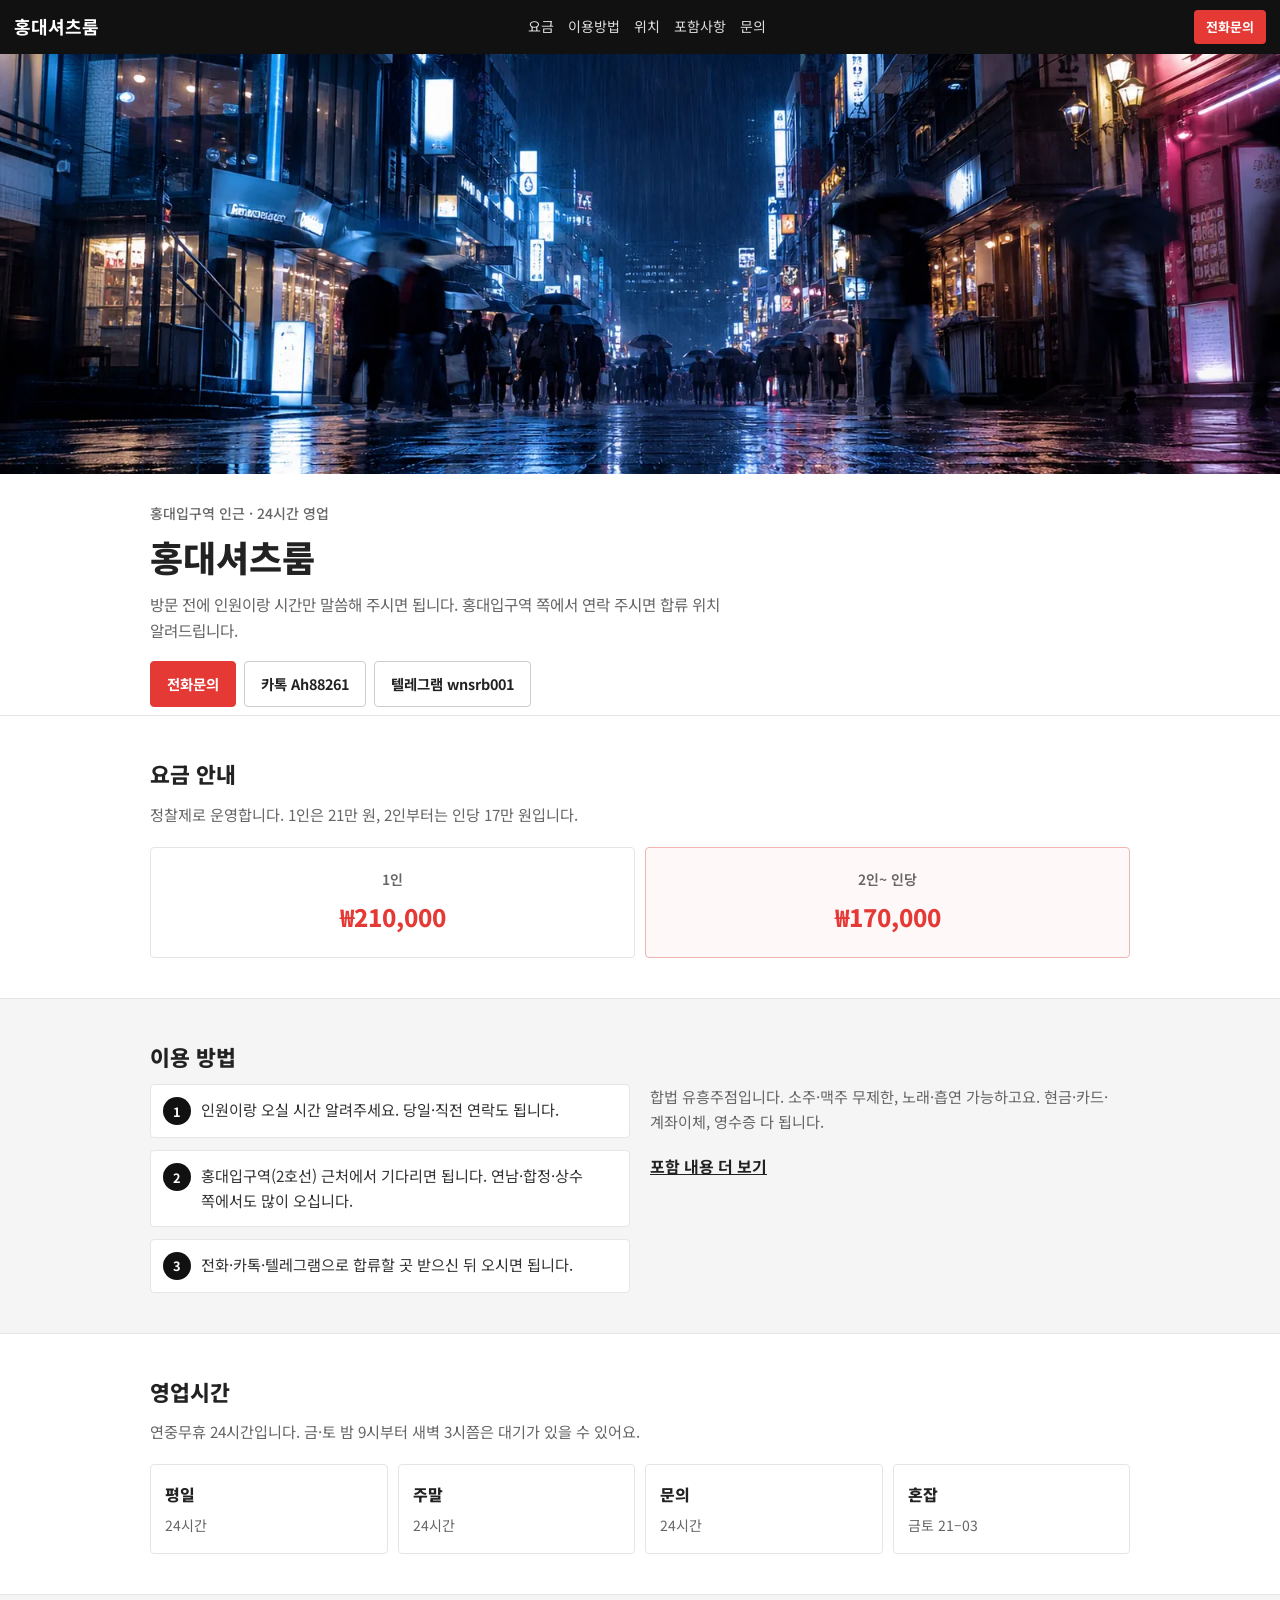
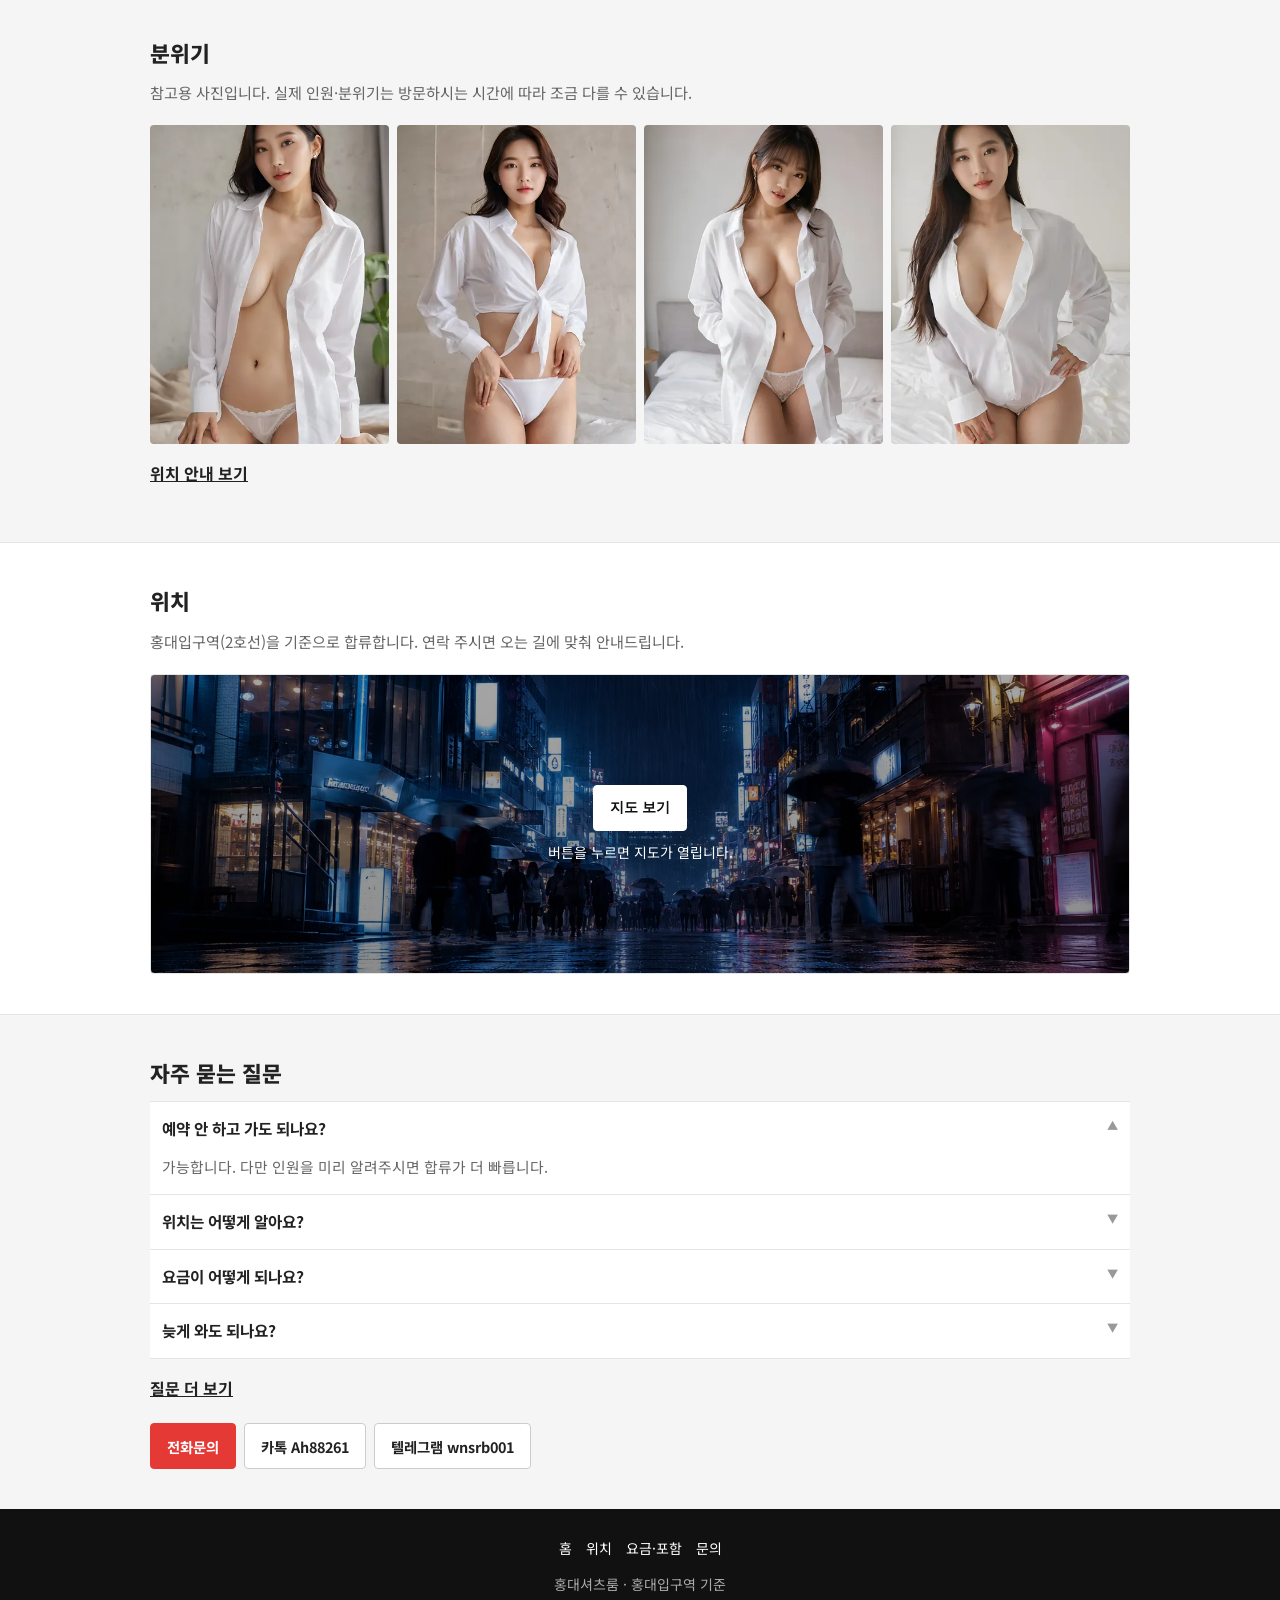
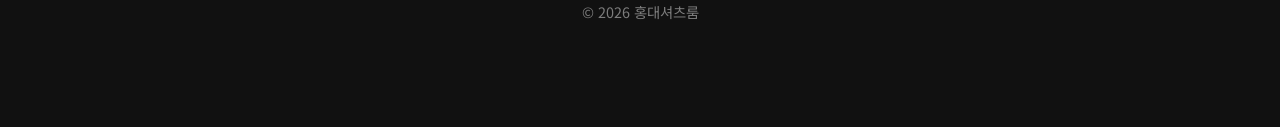
<file: index.html>
﻿<!DOCTYPE html>
<html lang="ko">
<head>
<meta charset="UTF-8">
<meta name="viewport" content="width=device-width, initial-scale=1">
<title>홍대셔츠룸 | 요금·예약·위치 안내</title>
<meta name="description" content="홍대셔츠룸입니다. 홍대입구역 근처, 1인 21만원·2인부터 인당 17만원. 24시간 영업·문의.">
<meta name="robots" content="index,follow,max-image-preview:large,max-snippet:-1,max-video-preview:-1">
<meta name="google-site-verification" content="ETEl6-ctg5ZU-qnltE2_Ynmr2beDiUaVYocim58YZ6o">
<meta name="author" content="홍대셔츠룸">
<link rel="canonical" href="https://hongdaeshirt.github.io/hongdaeshirtroom/">
<link rel="alternate" hreflang="ko" href="https://hongdaeshirt.github.io/hongdaeshirtroom/">
<link rel="alternate" hreflang="x-default" href="https://hongdaeshirt.github.io/hongdaeshirtroom/">
<meta property="og:type" content="website">
<meta property="og:locale" content="ko_KR">
<meta property="og:site_name" content="홍대셔츠룸">
<meta property="og:title" content="홍대셔츠룸 | 요금·예약·위치 안내">
<meta property="og:description" content="홍대입구역 근처 합류. 1인 21만원, 2인부터 인당 17만원. 24시간 영업·문의.">
<meta property="og:url" content="https://hongdaeshirt.github.io/hongdaeshirtroom/">
<meta property="og:image" content="https://hongdaeshirt.github.io/hongdaeshirtroom/assets/img/space/hongdae-night.jpg">
<meta property="og:image:width" content="1600">
<meta property="og:image:height" content="900">
<meta property="og:image:alt" content="홍대 야간 거리">
<meta name="twitter:card" content="summary_large_image">
<meta name="twitter:title" content="홍대셔츠룸 | 요금·예약·위치 안내">
<meta name="twitter:description" content="홍대입구역 근처 합류. 1인 21만원, 2인부터 인당 17만원. 24시간 영업·문의.">
<meta name="twitter:image" content="https://hongdaeshirt.github.io/hongdaeshirtroom/assets/img/space/hongdae-night.jpg">
<meta name="theme-color" content="#111111">
<link rel="icon" href="assets/img/favicon.svg" type="image/svg+xml">
<link rel="icon" href="assets/img/favicon-32.png" sizes="32x32" type="image/png">
<link rel="apple-touch-icon" href="assets/img/apple-touch-icon.png">
<link rel="manifest" href="site.webmanifest">
<link rel="preload" as="image" href="assets/img/space/hongdae-night.webp" type="image/webp" fetchpriority="high">
<link rel="preconnect" href="https://fonts.googleapis.com">
<link rel="preconnect" href="https://fonts.gstatic.com" crossorigin>
<link href="https://fonts.googleapis.com/css2?family=Noto+Sans+KR:wght@400;500;700;800&display=swap" rel="stylesheet">
<link rel="stylesheet" href="assets/css/style.css">
</head>
<body>
<a class="skip" href="#main">본문으로</a>

<header class="bar">
  <a class="logo" href="./">홍대셔츠룸</a>
  <nav aria-label="주 메뉴">
    <a href="#rate">요금</a>
    <a href="#flow">이용방법</a>
    <a href="location/">위치</a>
    <a href="reserve/">포함사항</a>
    <a href="faq/">문의</a>
  </nav>
  <a class="pill" href="tel:01026762894" aria-label="홍대셔츠룸 전화 문의">전화문의</a>
</header>

<section class="stage" aria-label="홍대셔츠룸 소개">
  <div class="stage-media">
    <picture>
      <source type="image/webp" srcset="assets/img/space/hongdae-night.webp">
      <img src="assets/img/space/hongdae-night.jpg" width="1600" height="900" alt="홍대 야간 거리" fetchpriority="high" decoding="async">
    </picture>
  </div>
  <div class="stage-copy">
    <p class="eyebrow">홍대입구역 인근 · 24시간 영업</p>
    <h1>홍대셔츠룸</h1>
    <p class="stage-lead">방문 전에 인원이랑 시간만 말씀해 주시면 됩니다. 홍대입구역 쪽에서 연락 주시면 합류 위치 알려드립니다.</p>
    <div class="cta-row">
      <a class="btn" href="tel:01026762894" aria-label="홍대셔츠룸 전화 문의">전화문의</a>
      <a class="btn ghost" href="https://open.kakao.com/" rel="noopener noreferrer" onclick="navigator.clipboard&&navigator.clipboard.writeText('Ah88261')">카톡 Ah88261</a>
      <a class="btn ghost" href="https://t.me/wnsrb001" target="_blank" rel="noopener noreferrer">텔레그램 wnsrb001</a>
    </div>
  </div>
</section>

<main id="main">
  <section class="block" id="rate" aria-labelledby="rate-heading">
    <div class="wrap">
      <h2 id="rate-heading">요금 안내</h2>
      <p class="lede">정찰제로 운영합니다. 1인은 21만 원, 2인부터는 인당 17만 원입니다.</p>
      <div class="board">
        <article>
          <span class="label">1인</span>
          <strong>₩210,000</strong>
        </article>
        <article>
          <span class="label">2인~ 인당</span>
          <strong>₩170,000</strong>
        </article>
      </div>
    </div>
  </section>

  <section class="block" id="flow" aria-labelledby="flow-heading">
    <div class="wrap">
      <h2 id="flow-heading">이용 방법</h2>
      <div class="split">
        <div>
          <ol class="steps">
            <li>
              <b>1</b>
              <p>인원이랑 오실 시간 알려주세요. 당일·직전 연락도 됩니다.</p>
            </li>
            <li>
              <b>2</b>
              <p>홍대입구역(2호선) 근처에서 기다리면 됩니다. 연남·합정·상수 쪽에서도 많이 오십니다.</p>
            </li>
            <li>
              <b>3</b>
              <p>전화·카톡·텔레그램으로 합류할 곳 받으신 뒤 오시면 됩니다.</p>
            </li>
          </ol>
        </div>
        <div>
          <p class="lede" style="margin:0">합법 유흥주점입니다. 소주·맥주 무제한, 노래·흡연 가능하고요. 현금·카드·계좌이체, 영수증 다 됩니다.</p>
          <p style="margin:18px 0 0"><a href="reserve/"><strong>포함 내용 더 보기</strong></a></p>
        </div>
      </div>
    </div>
  </section>

  <section class="block" id="clock" aria-labelledby="clock-heading">
    <div class="wrap">
      <h2 id="clock-heading">영업시간</h2>
      <p class="lede">연중무휴 24시간입니다. 금·토 밤 9시부터 새벽 3시쯤은 대기가 있을 수 있어요.</p>
      <div class="rail">
        <div>
          <h3>평일</h3>
          <p>24시간</p>
        </div>
        <div>
          <h3>주말</h3>
          <p>24시간</p>
        </div>
        <div>
          <h3>문의</h3>
          <p>24시간</p>
        </div>
        <div>
          <h3>혼잡</h3>
          <p>금토 21–03</p>
        </div>
      </div>
    </div>
  </section>

  <section class="block" id="look" aria-labelledby="look-heading">
    <div class="wrap">
      <h2 id="look-heading">분위기</h2>
      <p class="lede">참고용 사진입니다. 실제 인원·분위기는 방문하시는 시간에 따라 조금 다를 수 있습니다.</p>
      <div class="strip">
        <picture><source type="image/webp" srcset="assets/img/people/people_01.webp"><img src="assets/img/people/people_01.jpg" width="450" height="560" loading="lazy" decoding="async" alt="홍대셔츠룸 안내 사진 1"></picture>
        <picture><source type="image/webp" srcset="assets/img/people/people_02.webp"><img src="assets/img/people/people_02.jpg" width="450" height="560" loading="lazy" decoding="async" alt="홍대셔츠룸 안내 사진 2"></picture>
        <picture><source type="image/webp" srcset="assets/img/people/people_03.webp"><img src="assets/img/people/people_03.jpg" width="450" height="560" loading="lazy" decoding="async" alt="홍대셔츠룸 안내 사진 3"></picture>
        <picture><source type="image/webp" srcset="assets/img/people/people_04.webp"><img src="assets/img/people/people_04.jpg" width="450" height="560" loading="lazy" decoding="async" alt="홍대셔츠룸 안내 사진 4"></picture>
      </div>
      <p style="margin-top:16px"><a href="location/"><strong>위치 안내 보기</strong></a></p>
    </div>
  </section>

  <section class="block" id="map" aria-labelledby="map-heading">
    <div class="wrap">
      <h2 id="map-heading">위치</h2>
      <p class="lede">홍대입구역(2호선)을 기준으로 합류합니다. 연락 주시면 오는 길에 맞춰 안내드립니다.</p>
      <div class="map-shell" data-src="https://maps.google.com/maps?q=%ED%99%8D%EB%8C%80%EC%9E%85%EA%B5%AC%EC%97%AD%202%ED%98%B8%EC%84%A0&hl=ko&z=16&output=embed">
        <div>
          <button type="button" class="btn map-load-btn">지도 보기</button>
          <p class="map-note">버튼을 누르면 지도가 열립니다.</p>
        </div>
      </div>
    </div>
  </section>

  <section class="block" id="ask" aria-labelledby="ask-heading">
    <div class="wrap">
      <h2 id="ask-heading">자주 묻는 질문</h2>
      <div class="qa">
        <details open>
          <summary>예약 안 하고 가도 되나요?</summary>
          <p>가능합니다. 다만 인원을 미리 알려주시면 합류가 더 빠릅니다.</p>
        </details>
        <details>
          <summary>위치는 어떻게 알아요?</summary>
          <p>홍대입구역 기준으로 연락 주시면 합류 위치 알려드립니다.</p>
        </details>
        <details>
          <summary>요금이 어떻게 되나요?</summary>
          <p>1인 21만 원, 2인부터는 인당 17만 원입니다.</p>
        </details>
        <details>
          <summary>늦게 와도 되나요?</summary>
          <p>됩니다. 영업이랑 문의 둘 다 24시간이에요.</p>
        </details>
      </div>
      <p style="margin-top:16px"><a href="faq/"><strong>질문 더 보기</strong></a></p>
      <div class="cta-row" style="margin-top:22px">
        <a class="btn" href="tel:01026762894" aria-label="홍대셔츠룸 전화 문의">전화문의</a>
        <a class="btn ghost" href="https://open.kakao.com/" rel="noopener noreferrer" onclick="navigator.clipboard&&navigator.clipboard.writeText('Ah88261')">카톡 Ah88261</a>
        <a class="btn ghost" href="https://t.me/wnsrb001" target="_blank" rel="noopener noreferrer">텔레그램 wnsrb001</a>
      </div>
    </div>
  </section>
</main>

<footer class="foot">
  <div class="wrap">
    <nav aria-label="푸터 메뉴">
      <a href="./">홈</a>
      <a href="location/">위치</a>
      <a href="reserve/">요금·포함</a>
      <a href="faq/">문의</a>
    </nav>
    <p>홍대셔츠룸 · 홍대입구역 기준</p>
    <p style="opacity:.7;font-size:.9rem">© 2026 홍대셔츠룸</p>
  </div>
</footer>

<div class="dock" aria-label="빠른 연락">
  <a class="btn" href="tel:01026762894" aria-label="홍대셔츠룸 전화 문의">전화</a>
  <a class="btn ghost" href="https://open.kakao.com/" rel="noopener noreferrer" onclick="navigator.clipboard&&navigator.clipboard.writeText('Ah88261')">카톡</a>
  <a class="btn ghost" href="https://t.me/wnsrb001" target="_blank" rel="noopener noreferrer">텔레그램</a>
</div>

<script type="application/ld+json">
{
  "@context": "https://schema.org",
  "@graph": [
    {
      "@type": "WebSite",
      "@id": "https://hongdaeshirt.github.io/hongdaeshirtroom/#website",
      "url": "https://hongdaeshirt.github.io/hongdaeshirtroom/",
      "name": "홍대셔츠룸",
      "inLanguage": "ko-KR",
      "publisher": { "@id": "https://hongdaeshirt.github.io/hongdaeshirtroom/#business" }
    },
    {
      "@type": "NightClub",
      "@id": "https://hongdaeshirt.github.io/hongdaeshirtroom/#business",
      "name": "홍대셔츠룸",
      "alternateName": ["홍대 셔츠룸"],
      "url": "https://hongdaeshirt.github.io/hongdaeshirtroom/",
      "image": "https://hongdaeshirt.github.io/hongdaeshirtroom/assets/img/space/hongdae-night.jpg",
      "description": "홍대입구역 인근 합법 유흥주점. 홍대입구역 기준 합류 안내. 1인 21만원, 2인부터 인당 17만원. 24시간 영업·문의.",
      "telephone": "+82-10-2676-2894",
      "priceRange": "₩170000-₩210000",
      "currenciesAccepted": "KRW",
      "paymentAccepted": "Cash, Credit Card, Bank Transfer",
      "openingHoursSpecification": {
        "@type": "OpeningHoursSpecification",
        "dayOfWeek": ["Monday","Tuesday","Wednesday","Thursday","Friday","Saturday","Sunday"],
        "opens": "00:00",
        "closes": "23:59"
      },
      "areaServed": {
        "@type": "Place",
        "name": "홍대입구역 인근",
        "address": {
          "@type": "PostalAddress",
          "addressLocality": "마포구",
          "addressRegion": "서울",
          "addressCountry": "KR"
        }
      },
      "geo": {
        "@type": "GeoCoordinates",
        "latitude": 37.557192,
        "longitude": 126.925381
      },
      "sameAs": ["https://t.me/wnsrb001"],
      "contactPoint": {
        "@type": "ContactPoint",
        "telephone": "+82-10-2676-2894",
        "contactType": "customer service",
        "availableLanguage": ["Korean"],
        "areaServed": "KR"
      }
    },
    {
      "@type": "WebPage",
      "@id": "https://hongdaeshirt.github.io/hongdaeshirtroom/#webpage",
      "url": "https://hongdaeshirt.github.io/hongdaeshirtroom/",
      "name": "홍대셔츠룸 | 요금·예약·위치 안내",
      "description": "홍대셔츠룸입니다. 홍대입구역 근처, 1인 21만원·2인부터 인당 17만원. 24시간 영업·문의.",
      "inLanguage": "ko-KR",
      "isPartOf": { "@id": "https://hongdaeshirt.github.io/hongdaeshirtroom/#website" },
      "about": { "@id": "https://hongdaeshirt.github.io/hongdaeshirtroom/#business" },
      "primaryImageOfPage": {
        "@type": "ImageObject",
        "url": "https://hongdaeshirt.github.io/hongdaeshirtroom/assets/img/space/hongdae-night.jpg",
        "width": 1600,
        "height": 900
      },
      "dateModified": "2026-07-16"
    },
    {
      "@type": "FAQPage",
      "@id": "https://hongdaeshirt.github.io/hongdaeshirtroom/#faq",
      "mainEntity": [
        {"@type":"Question","name":"예약 안 하고 가도 되나요?","acceptedAnswer":{"@type":"Answer","text":"가능합니다. 다만 인원을 미리 알려주시면 합류가 더 빠릅니다."}},
        {"@type":"Question","name":"위치는 어떻게 알아요?","acceptedAnswer":{"@type":"Answer","text":"홍대입구역 기준으로 연락 주시면 합류 위치 알려드립니다."}},
        {"@type":"Question","name":"요금이 어떻게 되나요?","acceptedAnswer":{"@type":"Answer","text":"1인 21만 원, 2인부터는 인당 17만 원입니다."}},
        {"@type":"Question","name":"늦게 와도 되나요?","acceptedAnswer":{"@type":"Answer","text":"됩니다. 영업이랑 문의 둘 다 24시간이에요."}}
      ]
    }
  ]
}
</script>
<script src="assets/js/map-facade.js" defer></script>
</body>
</html>
</file>
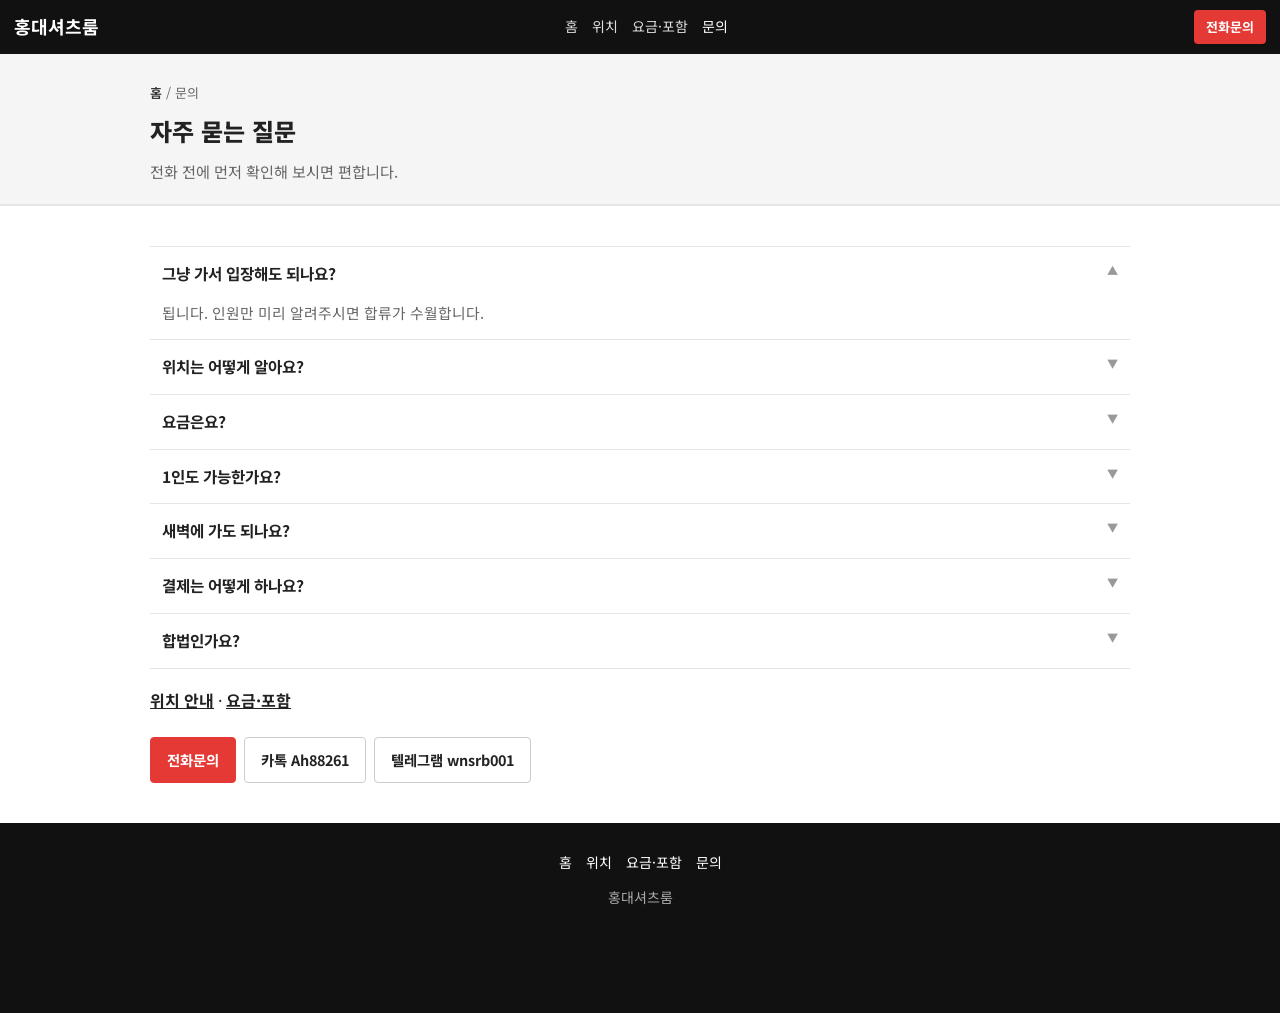
<file: faq/index.html>
<!DOCTYPE html>
<html lang="ko">
<head>
<meta charset="UTF-8">
<meta name="viewport" content="width=device-width, initial-scale=1">
<title>홍대셔츠룸 자주 묻는 질문</title>
<meta name="description" content="홍대셔츠룸 문의 모음. 예약, 위치, 요금, 영업시간, 결제 관련 자주 묻는 내용입니다.">
<meta name="robots" content="index,follow,max-image-preview:large,max-snippet:-1,max-video-preview:-1">
<link rel="canonical" href="https://hongdaeshirt.github.io/hongdaeshirtroom/faq/">
<link rel="alternate" hreflang="ko" href="https://hongdaeshirt.github.io/hongdaeshirtroom/faq/">
<link rel="alternate" hreflang="x-default" href="https://hongdaeshirt.github.io/hongdaeshirtroom/faq/">
<meta property="og:type" content="website">
<meta property="og:locale" content="ko_KR">
<meta property="og:site_name" content="홍대셔츠룸">
<meta property="og:title" content="홍대셔츠룸 자주 묻는 질문">
<meta property="og:description" content="예약, 위치, 요금, 영업시간, 결제 관련 안내.">
<meta property="og:url" content="https://hongdaeshirt.github.io/hongdaeshirtroom/faq/">
<meta property="og:image" content="https://hongdaeshirt.github.io/hongdaeshirtroom/assets/img/space/hero-lounge.jpg">
<meta property="og:image:width" content="1600">
<meta property="og:image:height" content="900">
<meta property="og:image:alt" content="홍대셔츠룸">
<meta name="twitter:card" content="summary_large_image">
<meta name="twitter:title" content="홍대셔츠룸 자주 묻는 질문">
<meta name="twitter:description" content="예약, 위치, 요금, 영업시간, 결제 관련 안내.">
<meta name="twitter:image" content="https://hongdaeshirt.github.io/hongdaeshirtroom/assets/img/space/hero-lounge.jpg">
<meta name="theme-color" content="#111111">
<link rel="icon" href="../assets/img/favicon.svg" type="image/svg+xml">
<link rel="apple-touch-icon" href="../assets/img/apple-touch-icon.png">
<link rel="manifest" href="../site.webmanifest">
<link rel="preconnect" href="https://fonts.googleapis.com">
<link rel="preconnect" href="https://fonts.gstatic.com" crossorigin>
<link href="https://fonts.googleapis.com/css2?family=Noto+Sans+KR:wght@400;500;700;800&display=swap" rel="stylesheet">
<link rel="stylesheet" href="../assets/css/style.css">
</head>
<body>
<a class="skip" href="#main">본문으로</a>

<header class="bar">
  <a class="logo" href="../">홍대셔츠룸</a>
  <nav aria-label="주 메뉴">
    <a href="../">홈</a>
    <a href="../location/">위치</a>
    <a href="../reserve/">요금·포함</a>
    <a href="./" aria-current="page">문의</a>
  </nav>
  <a class="pill" href="tel:01026762894" aria-label="홍대셔츠룸 전화 문의">전화문의</a>
</header>

<header class="page-top">
  <div class="wrap">
    <p class="crumb"><a href="../">홈</a> / 문의</p>
    <h1>자주 묻는 질문</h1>
    <p class="lede" style="margin:0">전화 전에 먼저 확인해 보시면 편합니다.</p>
  </div>
</header>

<main id="main">
  <section class="block" aria-labelledby="faq-heading">
    <div class="wrap">
      <h2 id="faq-heading" class="visually-hidden">질문 목록</h2>
      <div class="qa">
        <details open>
          <summary>그냥 가서 입장해도 되나요?</summary>
          <p>됩니다. 인원만 미리 알려주시면 합류가 수월합니다.</p>
        </details>
        <details>
          <summary>위치는 어떻게 알아요?</summary>
          <p>홍대입구역 기준으로 연락 주시면 합류 위치 알려드립니다.</p>
        </details>
        <details>
          <summary>요금은요?</summary>
          <p>1인 21만 원, 2인부터는 인당 17만 원입니다.</p>
        </details>
        <details>
          <summary>1인도 가능한가요?</summary>
          <p>가능합니다.</p>
        </details>
        <details>
          <summary>새벽에 가도 되나요?</summary>
          <p>됩니다. 영업·문의 둘 다 24시간입니다. 금·토 심야에는 좀 붐빌 수 있어요.</p>
        </details>
        <details>
          <summary>결제는 어떻게 하나요?</summary>
          <p>현금·카드·계좌이체 되고, 영수증·전표도 가능합니다.</p>
        </details>
        <details>
          <summary>합법인가요?</summary>
          <p>합법 유흥주점입니다.</p>
        </details>
      </div>
      <p style="margin-top:18px"><a href="../location/"><strong>위치 안내</strong></a> · <a href="../reserve/"><strong>요금·포함</strong></a></p>
      <div class="cta-row" style="margin-top:24px">
        <a class="btn" href="tel:01026762894" aria-label="홍대셔츠룸 전화 문의">전화문의</a>
        <a class="btn ghost" href="https://open.kakao.com/" rel="noopener noreferrer" onclick="navigator.clipboard&&navigator.clipboard.writeText('Ah88261')">카톡 Ah88261</a>
        <a class="btn ghost" href="https://t.me/wnsrb001" target="_blank" rel="noopener noreferrer">텔레그램 wnsrb001</a>
      </div>
    </div>
  </section>
</main>

<footer class="foot">
  <div class="wrap">
    <nav aria-label="푸터 메뉴"><a href="../">홈</a><a href="../location/">위치</a><a href="../reserve/">요금·포함</a><a href="./">문의</a></nav>
    <p>홍대셔츠룸</p>
  </div>
</footer>

<script type="application/ld+json">
{
  "@context": "https://schema.org",
  "@graph": [
    {
      "@type": "FAQPage",
      "@id": "https://hongdaeshirt.github.io/hongdaeshirtroom/faq/#faqpage",
      "url": "https://hongdaeshirt.github.io/hongdaeshirtroom/faq/",
      "name": "홍대셔츠룸 자주 묻는 질문",
      "description": "홍대셔츠룸 문의 모음. 예약, 위치, 요금, 영업시간, 결제 관련 자주 묻는 내용입니다.",
      "inLanguage": "ko-KR",
      "isPartOf": { "@id": "https://hongdaeshirt.github.io/hongdaeshirtroom/#website" },
      "about": { "@id": "https://hongdaeshirt.github.io/hongdaeshirtroom/#business" },
      "dateModified": "2026-07-16",
      "breadcrumb": { "@id": "https://hongdaeshirt.github.io/hongdaeshirtroom/faq/#breadcrumb" },
      "mainEntity": [
        {"@type":"Question","name":"그냥 가서 입장해도 되나요?","acceptedAnswer":{"@type":"Answer","text":"됩니다. 인원만 미리 알려주시면 합류가 수월합니다."}},
        {"@type":"Question","name":"위치는 어떻게 알아요?","acceptedAnswer":{"@type":"Answer","text":"홍대입구역 기준으로 연락 주시면 합류 위치 알려드립니다."}},
        {"@type":"Question","name":"요금은요?","acceptedAnswer":{"@type":"Answer","text":"1인 21만 원, 2인부터는 인당 17만 원입니다."}},
        {"@type":"Question","name":"1인도 가능한가요?","acceptedAnswer":{"@type":"Answer","text":"가능합니다."}},
        {"@type":"Question","name":"새벽에 가도 되나요?","acceptedAnswer":{"@type":"Answer","text":"됩니다. 영업·문의 둘 다 24시간입니다. 금·토 심야에는 좀 붐빌 수 있어요."}},
        {"@type":"Question","name":"결제는 어떻게 하나요?","acceptedAnswer":{"@type":"Answer","text":"현금·카드·계좌이체 되고, 영수증·전표도 가능합니다."}},
        {"@type":"Question","name":"합법인가요?","acceptedAnswer":{"@type":"Answer","text":"합법 유흥주점입니다."}}
      ]
    },
    {
      "@type": "BreadcrumbList",
      "@id": "https://hongdaeshirt.github.io/hongdaeshirtroom/faq/#breadcrumb",
      "itemListElement": [
        { "@type": "ListItem", "position": 1, "name": "홈", "item": "https://hongdaeshirt.github.io/hongdaeshirtroom/" },
        { "@type": "ListItem", "position": 2, "name": "문의", "item": "https://hongdaeshirt.github.io/hongdaeshirtroom/faq/" }
      ]
    }
  ]
}
</script>
</body>
</html>
</file>
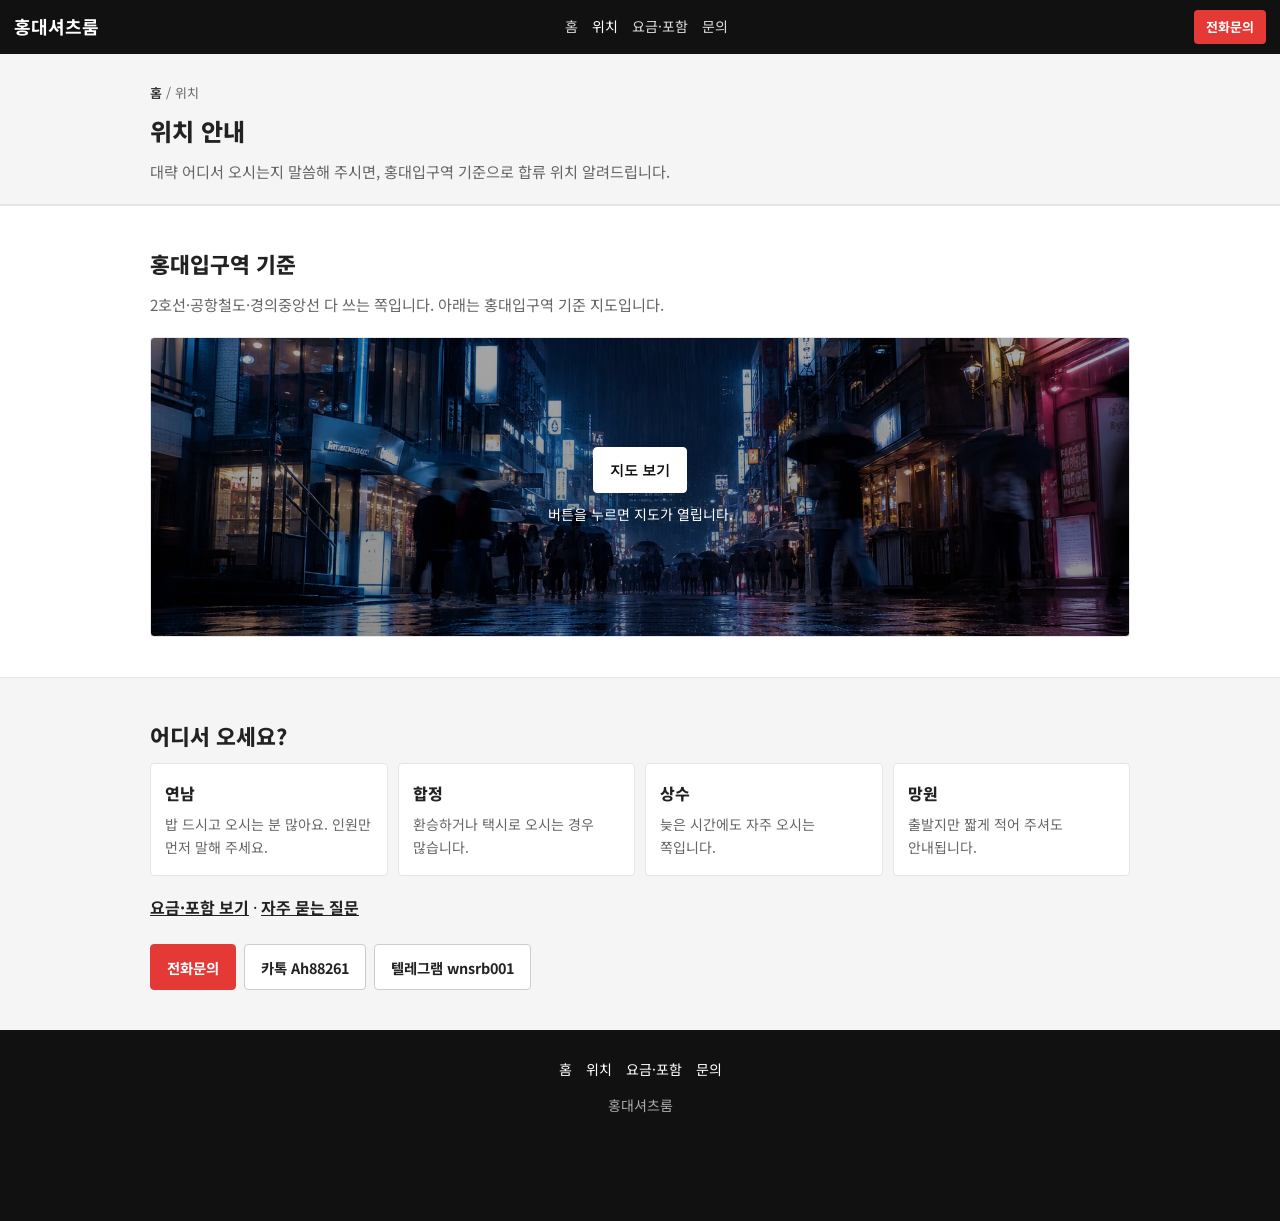
<file: location/index.html>
<!DOCTYPE html>
<html lang="ko">
<head>
<meta charset="UTF-8">
<meta name="viewport" content="width=device-width, initial-scale=1">
<title>홍대셔츠룸 위치 | 홍대입구역 합류</title>
<meta name="description" content="홍대셔츠룸은 홍대입구역(2호선) 기준으로 합류합니다. 연락 주시면 오시는 길에 맞춰 안내드립니다.">
<meta name="robots" content="index,follow,max-image-preview:large,max-snippet:-1,max-video-preview:-1">
<link rel="canonical" href="https://hongdaeshirt.github.io/hongdaeshirtroom/location/">
<link rel="alternate" hreflang="ko" href="https://hongdaeshirt.github.io/hongdaeshirtroom/location/">
<link rel="alternate" hreflang="x-default" href="https://hongdaeshirt.github.io/hongdaeshirtroom/location/">
<meta property="og:type" content="website">
<meta property="og:locale" content="ko_KR">
<meta property="og:site_name" content="홍대셔츠룸">
<meta property="og:title" content="홍대셔츠룸 위치 | 홍대입구역 합류">
<meta property="og:description" content="홍대입구역 기준 합류. 연락 주시면 안내드립니다.">
<meta property="og:url" content="https://hongdaeshirt.github.io/hongdaeshirtroom/location/">
<meta property="og:image" content="https://hongdaeshirt.github.io/hongdaeshirtroom/assets/img/space/hongdae-night.jpg">
<meta property="og:image:width" content="1600">
<meta property="og:image:height" content="900">
<meta property="og:image:alt" content="홍대입구역 인근">
<meta name="twitter:card" content="summary_large_image">
<meta name="twitter:title" content="홍대셔츠룸 위치 | 홍대입구역 합류">
<meta name="twitter:description" content="홍대입구역 기준 합류. 연락 주시면 안내드립니다.">
<meta name="twitter:image" content="https://hongdaeshirt.github.io/hongdaeshirtroom/assets/img/space/hongdae-night.jpg">
<meta name="theme-color" content="#111111">
<link rel="icon" href="../assets/img/favicon.svg" type="image/svg+xml">
<link rel="apple-touch-icon" href="../assets/img/apple-touch-icon.png">
<link rel="manifest" href="../site.webmanifest">
<link rel="preconnect" href="https://fonts.googleapis.com">
<link rel="preconnect" href="https://fonts.gstatic.com" crossorigin>
<link href="https://fonts.googleapis.com/css2?family=Noto+Sans+KR:wght@400;500;700;800&display=swap" rel="stylesheet">
<link rel="stylesheet" href="../assets/css/style.css">
</head>
<body>
<a class="skip" href="#main">본문으로</a>

<header class="bar">
  <a class="logo" href="../">홍대셔츠룸</a>
  <nav aria-label="주 메뉴">
    <a href="../">홈</a>
    <a href="./" aria-current="page">위치</a>
    <a href="../reserve/">요금·포함</a>
    <a href="../faq/">문의</a>
  </nav>
  <a class="pill" href="tel:01026762894" aria-label="홍대셔츠룸 전화 문의">전화문의</a>
</header>

<header class="page-top">
  <div class="wrap">
    <p class="crumb"><a href="../">홈</a> / 위치</p>
    <h1>위치 안내</h1>
    <p class="lede" style="margin:0">대략 어디서 오시는지 말씀해 주시면, 홍대입구역 기준으로 합류 위치 알려드립니다.</p>
  </div>
</header>

<main id="main">
  <section class="block" aria-labelledby="station-heading">
    <div class="wrap">
      <h2 id="station-heading">홍대입구역 기준</h2>
      <p class="lede">2호선·공항철도·경의중앙선 다 쓰는 쪽입니다. 아래는 홍대입구역 기준 지도입니다.</p>
      <div class="map-shell" data-src="https://maps.google.com/maps?q=%ED%99%8D%EB%8C%80%EC%9E%85%EA%B5%AC%EC%97%AD%202%ED%98%B8%EC%84%A0&hl=ko&z=16&output=embed">
        <div>
          <button type="button" class="btn map-load-btn">지도 보기</button>
          <p class="map-note">버튼을 누르면 지도가 열립니다.</p>
        </div>
      </div>
    </div>
  </section>

  <section class="block" aria-labelledby="routes-heading">
    <div class="wrap">
      <h2 id="routes-heading">어디서 오세요?</h2>
      <div class="rail">
        <div>
          <h3>연남</h3>
          <p>밥 드시고 오시는 분 많아요. 인원만 먼저 말해 주세요.</p>
        </div>
        <div>
          <h3>합정</h3>
          <p>환승하거나 택시로 오시는 경우 많습니다.</p>
        </div>
        <div>
          <h3>상수</h3>
          <p>늦은 시간에도 자주 오시는 쪽입니다.</p>
        </div>
        <div>
          <h3>망원</h3>
          <p>출발지만 짧게 적어 주셔도 안내됩니다.</p>
        </div>
      </div>
      <p style="margin-top:18px"><a href="../reserve/"><strong>요금·포함 보기</strong></a> · <a href="../faq/"><strong>자주 묻는 질문</strong></a></p>
      <div class="cta-row" style="margin-top:24px">
        <a class="btn" href="tel:01026762894" aria-label="홍대셔츠룸 전화 문의">전화문의</a>
        <a class="btn ghost" href="https://open.kakao.com/" rel="noopener noreferrer" onclick="navigator.clipboard&&navigator.clipboard.writeText('Ah88261')">카톡 Ah88261</a>
        <a class="btn ghost" href="https://t.me/wnsrb001" target="_blank" rel="noopener noreferrer">텔레그램 wnsrb001</a>
      </div>
    </div>
  </section>
</main>

<footer class="foot">
  <div class="wrap">
    <nav aria-label="푸터 메뉴"><a href="../">홈</a><a href="./">위치</a><a href="../reserve/">요금·포함</a><a href="../faq/">문의</a></nav>
    <p>홍대셔츠룸</p>
  </div>
</footer>

<script type="application/ld+json">
{
  "@context": "https://schema.org",
  "@graph": [
    {
      "@type": "WebPage",
      "@id": "https://hongdaeshirt.github.io/hongdaeshirtroom/location/#webpage",
      "url": "https://hongdaeshirt.github.io/hongdaeshirtroom/location/",
      "name": "홍대셔츠룸 위치 | 홍대입구역 합류",
      "description": "홍대셔츠룸은 홍대입구역(2호선) 기준으로 합류합니다. 연락 주시면 오시는 길에 맞춰 안내드립니다.",
      "inLanguage": "ko-KR",
      "isPartOf": { "@id": "https://hongdaeshirt.github.io/hongdaeshirtroom/#website" },
      "about": { "@id": "https://hongdaeshirt.github.io/hongdaeshirtroom/#business" },
      "dateModified": "2026-07-16",
      "breadcrumb": { "@id": "https://hongdaeshirt.github.io/hongdaeshirtroom/location/#breadcrumb" }
    },
    {
      "@type": "BreadcrumbList",
      "@id": "https://hongdaeshirt.github.io/hongdaeshirtroom/location/#breadcrumb",
      "itemListElement": [
        { "@type": "ListItem", "position": 1, "name": "홈", "item": "https://hongdaeshirt.github.io/hongdaeshirtroom/" },
        { "@type": "ListItem", "position": 2, "name": "위치", "item": "https://hongdaeshirt.github.io/hongdaeshirtroom/location/" }
      ]
    },
    {
      "@type": "Place",
      "name": "홍대입구역",
      "description": "홍대셔츠룸 합류 기준점",
      "geo": {
        "@type": "GeoCoordinates",
        "latitude": 37.557192,
        "longitude": 126.925381
      },
      "address": {
        "@type": "PostalAddress",
        "addressLocality": "마포구",
        "addressRegion": "서울",
        "addressCountry": "KR"
      }
    }
  ]
}
</script>
<script src="../assets/js/map-facade.js" defer></script>
</body>
</html>
</file>
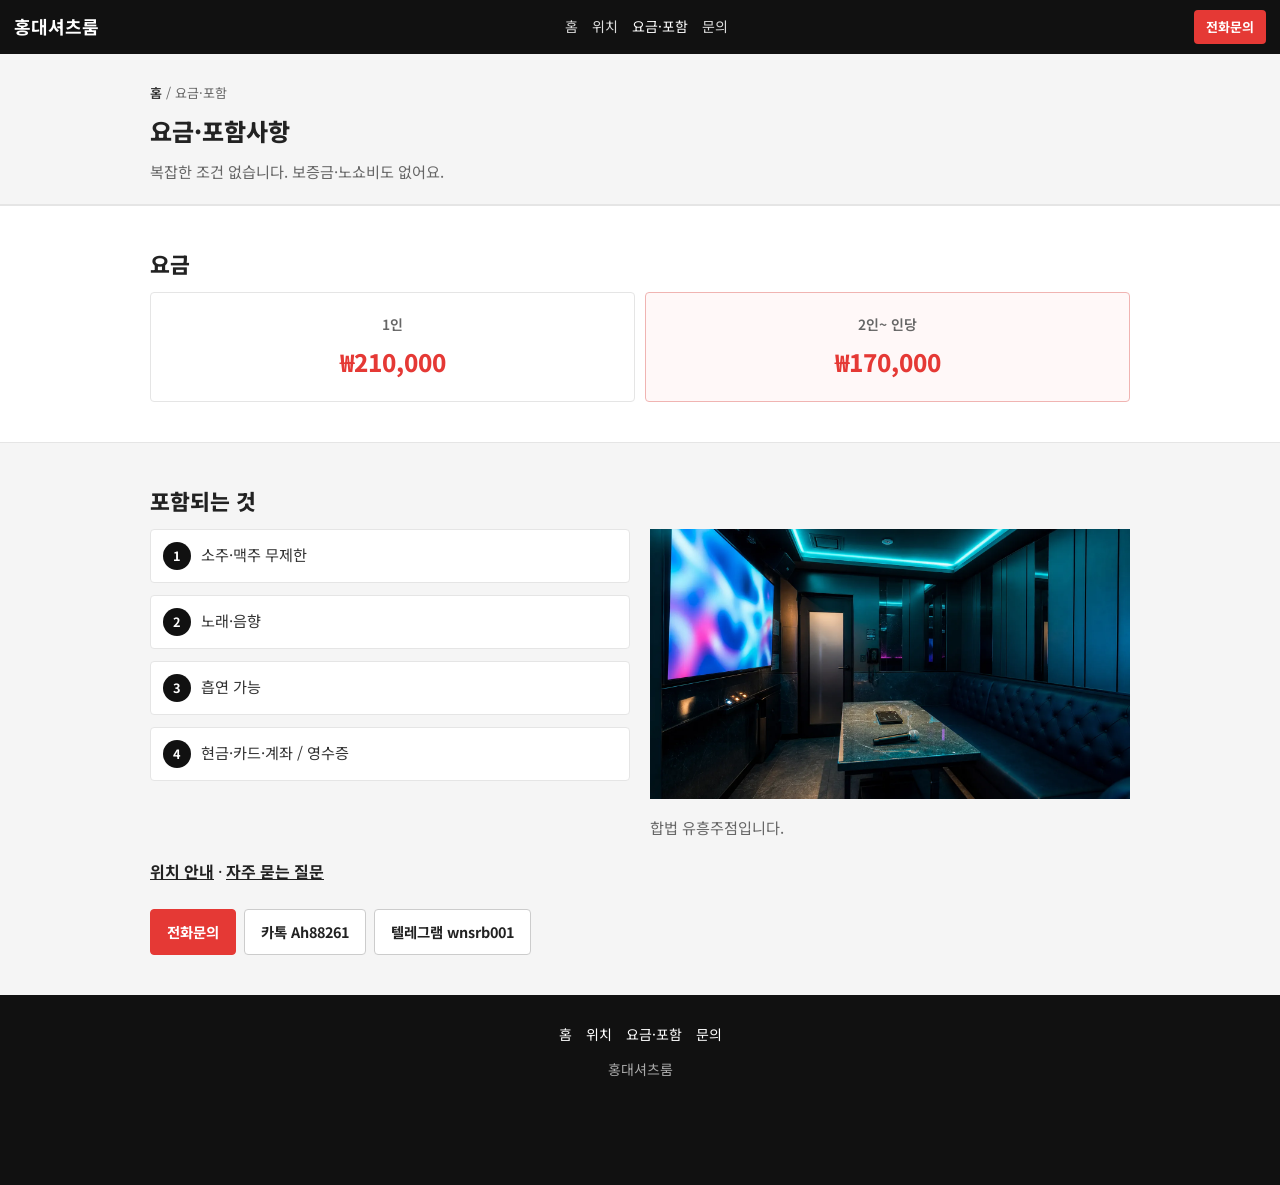
<file: reserve/index.html>
<!DOCTYPE html>
<html lang="ko">
<head>
<meta charset="UTF-8">
<meta name="viewport" content="width=device-width, initial-scale=1">
<title>홍대셔츠룸 요금·포함사항</title>
<meta name="description" content="홍대셔츠룸 요금과 포함 안내. 1인 21만원, 2인부터 인당 17만원. 소주·맥주 무제한, 노래·흡연, 현금·카드·계좌, 영수증.">
<meta name="robots" content="index,follow,max-image-preview:large,max-snippet:-1,max-video-preview:-1">
<link rel="canonical" href="https://hongdaeshirt.github.io/hongdaeshirtroom/reserve/">
<link rel="alternate" hreflang="ko" href="https://hongdaeshirt.github.io/hongdaeshirtroom/reserve/">
<link rel="alternate" hreflang="x-default" href="https://hongdaeshirt.github.io/hongdaeshirtroom/reserve/">
<meta property="og:type" content="website">
<meta property="og:locale" content="ko_KR">
<meta property="og:site_name" content="홍대셔츠룸">
<meta property="og:title" content="홍대셔츠룸 요금·포함사항">
<meta property="og:description" content="1인 21만원, 2인부터 인당 17만원. 소주·맥주 무제한, 24시간.">
<meta property="og:url" content="https://hongdaeshirt.github.io/hongdaeshirtroom/reserve/">
<meta property="og:image" content="https://hongdaeshirt.github.io/hongdaeshirtroom/assets/img/space/room-karaoke.jpg">
<meta property="og:image:width" content="1600">
<meta property="og:image:height" content="900">
<meta property="og:image:alt" content="홍대셔츠룸 룸">
<meta name="twitter:card" content="summary_large_image">
<meta name="twitter:title" content="홍대셔츠룸 요금·포함사항">
<meta name="twitter:description" content="1인 21만원, 2인부터 인당 17만원. 소주·맥주 무제한, 24시간.">
<meta name="twitter:image" content="https://hongdaeshirt.github.io/hongdaeshirtroom/assets/img/space/room-karaoke.jpg">
<meta name="theme-color" content="#111111">
<link rel="icon" href="../assets/img/favicon.svg" type="image/svg+xml">
<link rel="apple-touch-icon" href="../assets/img/apple-touch-icon.png">
<link rel="manifest" href="../site.webmanifest">
<link rel="preconnect" href="https://fonts.googleapis.com">
<link rel="preconnect" href="https://fonts.gstatic.com" crossorigin>
<link href="https://fonts.googleapis.com/css2?family=Noto+Sans+KR:wght@400;500;700;800&display=swap" rel="stylesheet">
<link rel="stylesheet" href="../assets/css/style.css">
</head>
<body>
<a class="skip" href="#main">본문으로</a>

<header class="bar">
  <a class="logo" href="../">홍대셔츠룸</a>
  <nav aria-label="주 메뉴">
    <a href="../">홈</a>
    <a href="../location/">위치</a>
    <a href="./" aria-current="page">요금·포함</a>
    <a href="../faq/">문의</a>
  </nav>
  <a class="pill" href="tel:01026762894" aria-label="홍대셔츠룸 전화 문의">전화문의</a>
</header>

<header class="page-top">
  <div class="wrap">
    <p class="crumb"><a href="../">홈</a> / 요금·포함</p>
    <h1>요금·포함사항</h1>
    <p class="lede" style="margin:0">복잡한 조건 없습니다. 보증금·노쇼비도 없어요.</p>
  </div>
</header>

<main id="main">
  <section class="block" aria-labelledby="price-heading">
    <div class="wrap">
      <h2 id="price-heading">요금</h2>
      <div class="board">
        <article><span class="label">1인</span><strong>₩210,000</strong></article>
        <article><span class="label">2인~ 인당</span><strong>₩170,000</strong></article>
      </div>
    </div>
  </section>

  <section class="block" aria-labelledby="include-heading">
    <div class="wrap">
      <h2 id="include-heading">포함되는 것</h2>
      <div class="split">
        <div>
          <ol class="steps">
            <li><b>1</b><p>소주·맥주 무제한</p></li>
            <li><b>2</b><p>노래·음향</p></li>
            <li><b>3</b><p>흡연 가능</p></li>
            <li><b>4</b><p>현금·카드·계좌 / 영수증</p></li>
          </ol>
        </div>
        <div>
          <picture>
            <source type="image/webp" srcset="../assets/img/space/room-karaoke.webp">
            <img src="../assets/img/space/room-karaoke.jpg" width="1200" height="675" loading="lazy" decoding="async" alt="홍대셔츠룸 룸 사진">
          </picture>
          <p class="lede" style="margin:16px 0 0">합법 유흥주점입니다.</p>
        </div>
      </div>
      <p style="margin-top:18px"><a href="../location/"><strong>위치 안내</strong></a> · <a href="../faq/"><strong>자주 묻는 질문</strong></a></p>
      <div class="cta-row" style="margin-top:24px">
        <a class="btn" href="tel:01026762894" aria-label="홍대셔츠룸 전화 문의">전화문의</a>
        <a class="btn ghost" href="https://open.kakao.com/" rel="noopener noreferrer" onclick="navigator.clipboard&&navigator.clipboard.writeText('Ah88261')">카톡 Ah88261</a>
        <a class="btn ghost" href="https://t.me/wnsrb001" target="_blank" rel="noopener noreferrer">텔레그램 wnsrb001</a>
      </div>
    </div>
  </section>
</main>

<footer class="foot">
  <div class="wrap">
    <nav aria-label="푸터 메뉴"><a href="../">홈</a><a href="../location/">위치</a><a href="./">요금·포함</a><a href="../faq/">문의</a></nav>
    <p>홍대셔츠룸</p>
  </div>
</footer>

<script type="application/ld+json">
{
  "@context": "https://schema.org",
  "@graph": [
    {
      "@type": "WebPage",
      "@id": "https://hongdaeshirt.github.io/hongdaeshirtroom/reserve/#webpage",
      "url": "https://hongdaeshirt.github.io/hongdaeshirtroom/reserve/",
      "name": "홍대셔츠룸 요금·포함사항",
      "description": "홍대셔츠룸 요금과 포함 안내. 1인 21만원, 2인부터 인당 17만원. 소주·맥주 무제한, 노래·흡연, 현금·카드·계좌, 영수증.",
      "inLanguage": "ko-KR",
      "isPartOf": { "@id": "https://hongdaeshirt.github.io/hongdaeshirtroom/#website" },
      "about": { "@id": "https://hongdaeshirt.github.io/hongdaeshirtroom/#business" },
      "dateModified": "2026-07-16",
      "breadcrumb": { "@id": "https://hongdaeshirt.github.io/hongdaeshirtroom/reserve/#breadcrumb" },
      "primaryImageOfPage": {
        "@type": "ImageObject",
        "url": "https://hongdaeshirt.github.io/hongdaeshirtroom/assets/img/space/room-karaoke.jpg",
        "width": 1600,
        "height": 900
      }
    },
    {
      "@type": "BreadcrumbList",
      "@id": "https://hongdaeshirt.github.io/hongdaeshirtroom/reserve/#breadcrumb",
      "itemListElement": [
        { "@type": "ListItem", "position": 1, "name": "홈", "item": "https://hongdaeshirt.github.io/hongdaeshirtroom/" },
        { "@type": "ListItem", "position": 2, "name": "요금·포함", "item": "https://hongdaeshirt.github.io/hongdaeshirtroom/reserve/" }
      ]
    },
    {
      "@type": "Service",
      "name": "홍대셔츠룸 이용",
      "serviceType": "유흥주점 룸 이용",
      "provider": { "@id": "https://hongdaeshirt.github.io/hongdaeshirtroom/#business" },
      "areaServed": { "@type": "Place", "name": "홍대입구역 인근" },
      "offers": [
        {
          "@type": "Offer",
          "name": "1인",
          "price": "210000",
          "priceCurrency": "KRW",
          "availability": "https://schema.org/InStock",
          "url": "https://hongdaeshirt.github.io/hongdaeshirtroom/reserve/"
        },
        {
          "@type": "Offer",
          "name": "2인~ 인당",
          "price": "170000",
          "priceCurrency": "KRW",
          "availability": "https://schema.org/InStock",
          "url": "https://hongdaeshirt.github.io/hongdaeshirtroom/reserve/"
        }
      ]
    }
  ]
}
</script>
</body>
</html>
</file>
<file: assets/css/style.css>
:root {
  --bg: #ffffff;
  --bg-soft: #f5f5f5;
  --ink: #222222;
  --mute: #666666;
  --line: #e5e5e5;
  --accent: #e53935;
  --max: 980px;
  --font: "Noto Sans KR", "Apple SD Gothic Neo", "Malgun Gothic", sans-serif;
}

* { box-sizing: border-box; }
html { scroll-behavior: smooth; }
body {
  margin: 0;
  background: var(--bg);
  color: var(--ink);
  font-family: var(--font);
  font-size: 16px;
  line-height: 1.65;
  word-break: keep-all;
  overflow-wrap: break-word;
}
img { max-width: 100%; display: block; height: auto; }
a { color: inherit; }

.skip {
  position: absolute;
  left: -9999px;
}
.visually-hidden {
  position: absolute;
  width: 1px;
  height: 1px;
  padding: 0;
  margin: -1px;
  overflow: hidden;
  clip: rect(0, 0, 0, 0);
  white-space: nowrap;
  border: 0;
}
.skip:focus {
  left: 10px;
  top: 10px;
  z-index: 99;
  background: #fff;
  border: 1px solid #000;
  padding: 8px 12px;
}

.bar {
  position: sticky;
  top: 0;
  z-index: 40;
  display: flex;
  align-items: center;
  justify-content: space-between;
  gap: 10px;
  padding: 0 14px;
  height: 54px;
  background: #111;
  color: #fff;
}
.bar a { text-decoration: none; color: #fff; }
.logo {
  font-size: 1.125rem;
  font-weight: 700;
}
.bar nav {
  display: flex;
  flex-wrap: wrap;
  gap: 14px;
  font-size: 0.875rem;
}
.bar nav a { color: #ddd; }
.bar nav a:hover,
.bar nav a[aria-current="page"] { color: #fff; }
.pill {
  display: inline-flex;
  align-items: center;
  justify-content: center;
  height: 34px;
  padding: 0 12px;
  background: var(--accent);
  color: #fff;
  font-size: 0.8125rem;
  font-weight: 700;
  text-decoration: none;
  border-radius: 4px;
}

.marquee { display: none; }
.stamp { display: none; }

.stage {
  display: block;
  background: #fff;
}
.stage-media {
  position: relative;
  width: 100%;
  max-height: 420px;
  overflow: hidden;
  background: #222;
}
.stage-media picture,
.stage-media img {
  width: 100%;
  height: 420px;
  object-fit: cover;
}
.stage-copy {
  width: min(100% - 28px, var(--max));
  margin: 0 auto;
  padding: 28px 0 8px;
}
.stage-copy .eyebrow {
  margin: 0 0 8px;
  color: var(--mute);
  font-size: 0.875rem;
  font-weight: 500;
}
.stage h1 {
  margin: 0 0 12px;
  font-size: clamp(1.75rem, 5vw, 2.25rem);
  font-weight: 800;
  line-height: 1.3;
}
.stage-lead {
  margin: 0 0 18px;
  color: var(--mute);
  font-size: 0.975rem;
  max-width: 40rem;
}
.cta-row {
  display: flex;
  flex-wrap: wrap;
  gap: 8px;
}
.btn {
  display: inline-flex;
  align-items: center;
  justify-content: center;
  min-height: 46px;
  padding: 0 16px;
  background: var(--accent);
  color: #fff;
  border: 1px solid var(--accent);
  font-weight: 700;
  font-size: 0.9rem;
  text-decoration: none;
  border-radius: 4px;
}
.btn:hover { filter: brightness(0.95); }
.btn.ghost {
  background: #fff;
  color: #222;
  border-color: #ccc;
}
.btn.ghost:hover {
  border-color: #999;
  filter: none;
}

.wrap {
  width: min(100% - 28px, var(--max));
  margin: 0 auto;
}
.block {
  padding: 40px 0;
  border-top: 1px solid var(--line);
}
.block:nth-child(even) {
  background: var(--bg-soft);
}
.block h2 {
  margin: 0 0 10px;
  font-size: 1.35rem;
  font-weight: 800;
}
.lede {
  margin: 0 0 20px;
  color: var(--mute);
  font-size: 0.95rem;
  max-width: 40rem;
}

.board {
  display: grid;
  grid-template-columns: 1fr 1fr;
  gap: 10px;
}
.board article {
  padding: 20px 16px;
  background: #fff;
  border: 1px solid var(--line);
  border-radius: 4px;
  text-align: center;
}
.board article:last-child {
  border-color: #f0b4b2;
  background: #fff8f8;
}
.board .label {
  display: block;
  margin-bottom: 6px;
  color: var(--mute);
  font-size: 0.875rem;
  font-weight: 600;
}
.board strong {
  font-size: 1.5rem;
  font-weight: 800;
  color: var(--accent);
}

.split {
  display: grid;
  grid-template-columns: 1fr 1fr;
  gap: 20px;
  align-items: start;
}
.split > :first-child {
  background: transparent;
  color: inherit;
  border: 0;
  padding: 0;
}
.steps {
  margin: 0;
  padding: 0;
  list-style: none;
  display: grid;
  gap: 12px;
}
.steps li {
  display: grid;
  grid-template-columns: 28px 1fr;
  gap: 10px;
  align-items: start;
  padding: 12px;
  background: #fff;
  border: 1px solid var(--line);
  border-radius: 4px;
}
.steps b {
  display: inline-flex;
  align-items: center;
  justify-content: center;
  width: 28px;
  height: 28px;
  border-radius: 50%;
  background: #111;
  color: #fff;
  font-size: 0.8rem;
  font-weight: 700;
}
.steps p {
  margin: 0;
  color: #333;
  font-size: 0.95rem;
}

.rail {
  display: grid;
  grid-template-columns: repeat(4, 1fr);
  gap: 10px;
}
.rail div {
  padding: 16px 14px;
  background: #fff;
  border: 1px solid var(--line);
  border-radius: 4px;
}
.rail h3 {
  margin: 0 0 6px;
  font-size: 1rem;
  font-weight: 800;
}
.rail p {
  margin: 0;
  color: var(--mute);
  font-size: 0.875rem;
}

.strip {
  display: grid;
  grid-template-columns: repeat(4, 1fr);
  gap: 8px;
}
.strip img {
  width: 100%;
  aspect-ratio: 3 / 4;
  object-fit: cover;
  border-radius: 4px;
  background: #ddd;
}

.map-shell {
  min-height: 300px;
  border: 1px solid var(--line);
  border-radius: 4px;
  background:
    linear-gradient(rgba(0,0,0,0.35), rgba(0,0,0,0.45)),
    url("../img/space/hongdae-night.webp") center/cover;
  display: grid;
  place-items: center;
  text-align: center;
  padding: 20px;
}
.map-shell.is-on {
  padding: 0;
  background: #eee;
}
.map-shell iframe {
  width: 100%;
  height: 360px;
  border: 0;
}
.map-note {
  margin: 10px 0 0;
  color: #fff;
  font-size: 0.875rem;
}
.map-load-btn {
  background: #fff !important;
  color: #111 !important;
  border-color: #fff !important;
}

.qa {
  border-top: 1px solid var(--line);
  background: #fff;
}
.qa details {
  border-bottom: 1px solid var(--line);
  padding: 0 12px;
}
.qa summary {
  cursor: pointer;
  list-style: none;
  padding: 14px 0;
  font-weight: 700;
  font-size: 0.975rem;
}
.qa summary::-webkit-details-marker { display: none; }
.qa summary::after {
  content: "▼";
  float: right;
  font-size: 0.7rem;
  color: #999;
}
.qa details[open] summary::after { content: "▲"; }
.qa p {
  margin: 0 0 14px;
  color: var(--mute);
  font-size: 0.925rem;
}

.foot {
  padding: 28px 14px 100px;
  background: #111;
  color: #aaa;
  text-align: center;
  font-size: 0.875rem;
}
.foot a {
  color: #fff;
  text-decoration: none;
}
.foot nav {
  display: flex;
  flex-wrap: wrap;
  justify-content: center;
  gap: 14px;
  margin-bottom: 12px;
}
.foot p { margin: 4px 0; }

.dock {
  position: fixed;
  left: 8px;
  right: 8px;
  bottom: 8px;
  z-index: 50;
  display: none;
  gap: 6px;
}
.dock .btn {
  flex: 1;
  min-height: 44px;
  border-radius: 4px;
}

.page-top {
  padding: 28px 0 20px;
  background: var(--bg-soft);
  border-bottom: 1px solid var(--line);
}
.page-top h1 {
  margin: 0 0 8px;
  font-size: 1.5rem;
  font-weight: 800;
}
.crumb {
  margin: 0 0 8px;
  font-size: 0.8125rem;
  color: var(--mute);
}
.crumb a {
  color: #333;
  font-weight: 600;
  text-decoration: none;
}

@media (max-width: 900px) {
  .board,
  .rail,
  .split,
  .strip { grid-template-columns: 1fr 1fr; }
  .stage-media img,
  .stage-media picture { height: 260px; }
  .stage-media { max-height: 260px; }
}

@media (max-width: 640px) {
  .bar nav { display: none; }
  .dock { display: flex; }
  .board,
  .rail,
  .split,
  .strip { grid-template-columns: 1fr; }
}
</file>
